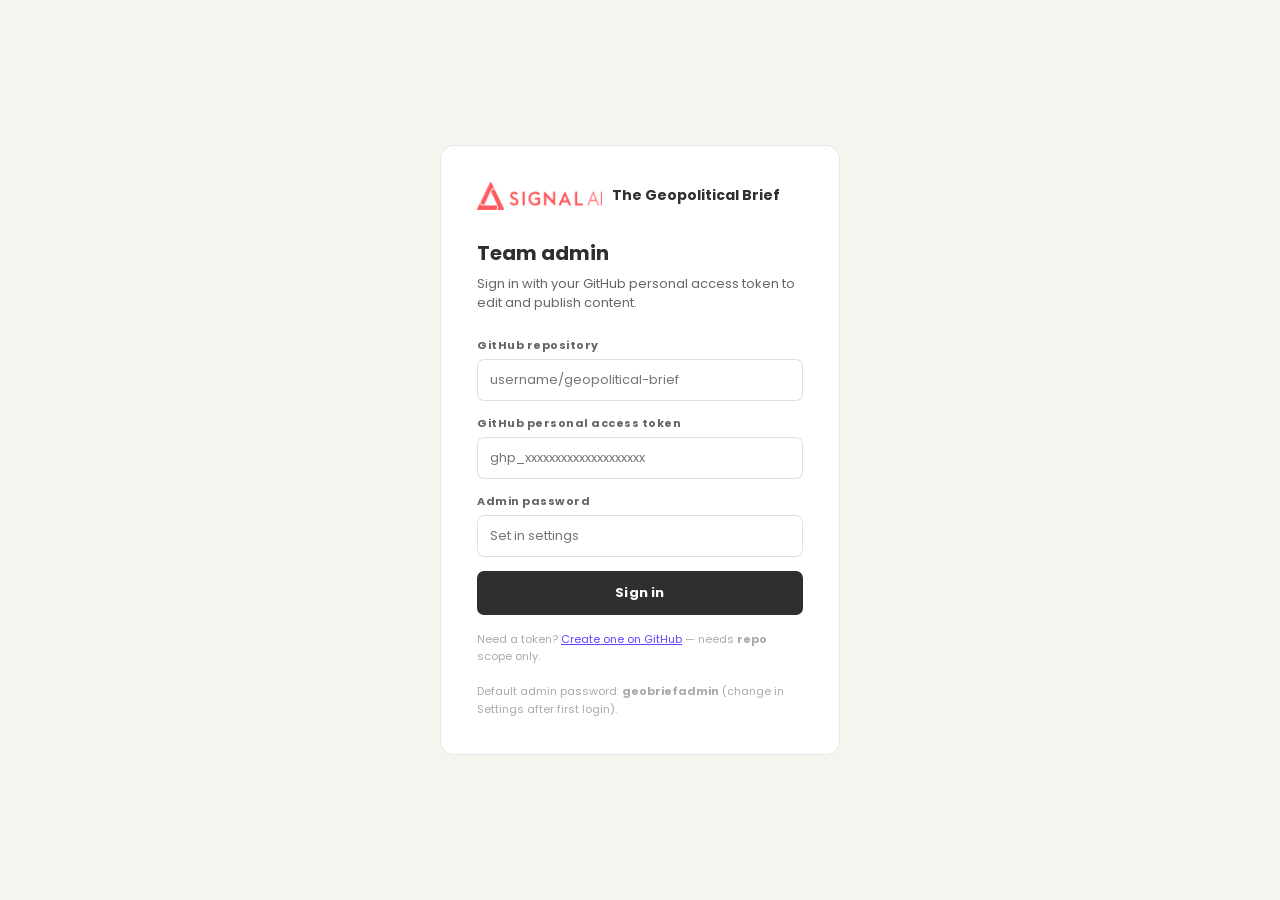
<file: admin.html>
<!DOCTYPE html>
<html lang="en">
<head>
  <meta charset="UTF-8"/>
  <meta name="viewport" content="width=device-width,initial-scale=1.0"/>
  <title>Admin — The Geopolitical Brief</title>
  <link rel="preconnect" href="https://fonts.googleapis.com"/>
  <link rel="preconnect" href="https://fonts.gstatic.com" crossorigin/>
  <link href="https://fonts.googleapis.com/css2?family=Poppins:wght@400;500;600;700&display=swap" rel="stylesheet"/>
  <style>
    *{box-sizing:border-box;margin:0;padding:0}
    body{font-family:'Poppins',sans-serif;background:#f5f4ee;color:#2f2f2f;font-size:14px;min-height:100vh}

    /* LOGIN */
    .login-wrap{min-height:100vh;display:flex;align-items:center;justify-content:center;padding:20px}
    .login-card{background:#fff;border:1px solid rgba(47,47,47,0.1);border-radius:14px;padding:36px;width:100%;max-width:400px}
    .login-logo{display:flex;align-items:center;gap:10px;margin-bottom:28px}
    .login-logo img{height:28px}
    .login-logo-text{font-size:14px;font-weight:700}
    .login-h{font-size:20px;font-weight:700;margin-bottom:6px}
    .login-sub{font-size:13px;color:#666;margin-bottom:24px;line-height:1.5}
    .field-label{font-size:11px;font-weight:700;letter-spacing:0.5px;color:#666;margin-bottom:5px;display:block}
    .field-input{width:100%;padding:10px 12px;font-size:13px;border-radius:7px;border:1.5px solid rgba(47,47,47,0.15);font-family:inherit;outline:none;transition:border-color 0.15s;margin-bottom:14px}
    .field-input:focus{border-color:#6446FF}
    .login-btn{width:100%;background:#2f2f2f;color:#fff;font-size:13px;font-weight:700;padding:12px;border-radius:7px;border:none;cursor:pointer;font-family:inherit;letter-spacing:0.2px;transition:opacity 0.15s}
    .login-btn:hover{opacity:0.85}
    .login-error{font-size:12px;color:#dc2626;background:#fee2e2;padding:8px 12px;border-radius:6px;margin-top:10px;display:none}
    .login-help{font-size:11px;color:#aaa;margin-top:16px;line-height:1.6}
    .login-help a{color:#6446FF}

    /* ADMIN SHELL */
    .admin-wrap{display:none;min-height:100vh;flex-direction:column}
    .admin-nav{background:#2f2f2f;padding:0 24px;display:flex;align-items:center;justify-content:space-between;height:56px;position:sticky;top:0;z-index:100}
    .admin-nav-logo{display:flex;align-items:center;gap:10px}
    .admin-nav-logo img{height:22px;filter:brightness(0) invert(1)}
    .admin-nav-title{font-size:13px;font-weight:700;color:#fff}
    .admin-nav-badge{font-size:9px;font-weight:700;background:#FF585D;color:#fff;padding:2px 8px;border-radius:3px;letter-spacing:0.5px;text-transform:uppercase;margin-left:8px}
    .admin-nav-right{display:flex;align-items:center;gap:12px}
    .admin-user{font-size:12px;color:rgba(255,255,255,0.5)}
    .btn-logout{font-size:11px;font-weight:700;background:transparent;color:rgba(255,255,255,0.4);border:1px solid rgba(255,255,255,0.15);padding:5px 12px;border-radius:4px;cursor:pointer;font-family:inherit}

    .admin-body{display:flex;flex:1}

    /* SIDEBAR NAV */
    .admin-sidebar{width:220px;background:#fff;border-right:1px solid rgba(47,47,47,0.08);padding:20px 12px;flex-shrink:0}
    .nav-section-label{font-size:9px;font-weight:700;letter-spacing:2px;text-transform:uppercase;color:#aaa;padding:0 10px;margin:16px 0 6px}
    .nav-section-label:first-child{margin-top:0}
    .nav-item{display:flex;align-items:center;gap:9px;padding:9px 10px;border-radius:7px;font-size:13px;font-weight:500;color:#555;cursor:pointer;transition:all 0.12s;border:none;background:transparent;font-family:inherit;width:100%;text-align:left}
    .nav-item:hover{background:#f5f4ee;color:#2f2f2f}
    .nav-item.active{background:#FF585D;color:#fff;font-weight:700}
    .nav-dot{width:7px;height:7px;border-radius:50%;background:currentColor;flex-shrink:0;opacity:0.6}

    /* MAIN CONTENT */
    .admin-main{flex:1;padding:28px 32px;overflow-y:auto}
    .page-header{display:flex;align-items:center;justify-content:space-between;margin-bottom:24px;flex-wrap:wrap;gap:12px}
    .page-title{font-size:20px;font-weight:700;letter-spacing:-0.3px}
    .page-sub{font-size:13px;color:#888;margin-top:2px;font-weight:400}

    /* STATUS BAR */
    .status-bar{background:#fff;border:1px solid rgba(47,47,47,0.1);border-radius:10px;padding:14px 18px;margin-bottom:20px;display:flex;align-items:center;justify-content:space-between;flex-wrap:wrap;gap:10px}
    .status-connected{display:flex;align-items:center;gap:7px;font-size:12px;color:#16a34a;font-weight:600}
    .status-dot{width:7px;height:7px;border-radius:50%;background:#16a34a}
    .status-repo{font-size:12px;color:#888}
    .btn-publish{font-size:12px;font-weight:700;background:#FF585D;color:#fff;padding:9px 20px;border-radius:6px;border:none;cursor:pointer;font-family:inherit;transition:opacity 0.15s;display:flex;align-items:center;gap:7px}
    .btn-publish:hover{opacity:0.88}
    .btn-publish:disabled{opacity:0.5;cursor:not-allowed}
    .publish-spinner{display:none;width:12px;height:12px;border:2px solid rgba(255,255,255,0.4);border-top-color:#fff;border-radius:50%;animation:spin 0.6s linear infinite}
    @keyframes spin{to{transform:rotate(360deg)}}

    /* TABS */
    .tab-row{display:flex;gap:4px;margin-bottom:20px;background:#f5f4ee;padding:4px;border-radius:8px;width:fit-content}
    .tab-btn{font-size:12px;font-weight:600;padding:7px 16px;border-radius:5px;border:none;cursor:pointer;font-family:inherit;background:transparent;color:#666;transition:all 0.12s}
    .tab-btn.active{background:#fff;color:#2f2f2f;box-shadow:0 1px 3px rgba(0,0,0,0.08)}

    /* CONFLICT LIST */
    .conflict-admin-list{display:flex;flex-direction:column;gap:10px}
    .conflict-admin-card{background:#fff;border:1px solid rgba(47,47,47,0.1);border-radius:10px;overflow:hidden}
    .conflict-admin-header{display:flex;align-items:center;justify-content:space-between;padding:14px 16px;cursor:pointer;transition:background 0.1s}
    .conflict-admin-header:hover{background:#fafafa}
    .cah-left{display:flex;align-items:center;gap:10px}
    .cah-dot{width:8px;height:8px;border-radius:50%;flex-shrink:0}
    .cah-name{font-size:13px;font-weight:700}
    .cah-geo{font-size:11px;color:#aaa;font-weight:500}
    .cah-right{display:flex;align-items:center;gap:8px}
    .level-pill{font-size:9px;font-weight:700;padding:3px 9px;border-radius:3px;text-transform:uppercase;letter-spacing:0.3px}
    .lp-active{background:#fee2e2;color:#991b1b}
    .lp-escalating{background:#fef3c7;color:#92400e}
    .lp-watchlist{background:#f0fdf4;color:#166534}
    .btn-edit-small{font-size:11px;font-weight:700;background:#2f2f2f;color:#fff;padding:5px 12px;border-radius:4px;border:none;cursor:pointer;font-family:inherit}
    .btn-delete-small{font-size:11px;font-weight:700;background:transparent;color:#dc2626;padding:5px 10px;border-radius:4px;border:1px solid #fca5a5;cursor:pointer;font-family:inherit}
    .chevron{font-size:14px;color:#aaa;transition:transform 0.15s}
    .chevron.open{transform:rotate(180deg)}

    /* EDIT FORM (inline expand) */
    .conflict-edit-form{display:none;padding:16px;border-top:1px solid #f0f0f0;background:#fafafa}
    .conflict-edit-form.open{display:block}
    .form-grid{display:grid;grid-template-columns:1fr 1fr;gap:12px}
    .form-grid-3{display:grid;grid-template-columns:1fr 1fr 1fr;gap:12px}
    .form-full{grid-column:1/-1}
    .form-group{display:flex;flex-direction:column;gap:4px}
    .form-label{font-size:10px;font-weight:700;letter-spacing:1px;text-transform:uppercase;color:#888}
    .form-input,.form-select,.form-textarea{font-size:13px;padding:8px 11px;border-radius:6px;border:1.5px solid rgba(47,47,47,0.13);font-family:inherit;outline:none;background:#fff;color:#2f2f2f;transition:border-color 0.15s;width:100%}
    .form-input:focus,.form-select:focus,.form-textarea:focus{border-color:#6446FF}
    .form-textarea{resize:vertical;min-height:72px;line-height:1.6}
    .form-actions{display:flex;gap:8px;margin-top:16px;padding-top:14px;border-top:1px solid #f0f0f0}
    .btn-save{font-size:12px;font-weight:700;background:#FF585D;color:#fff;padding:9px 20px;border-radius:6px;border:none;cursor:pointer;font-family:inherit}
    .btn-cancel{font-size:12px;font-weight:600;background:transparent;color:#666;padding:8px 16px;border-radius:6px;border:1px solid rgba(47,47,47,0.15);cursor:pointer;font-family:inherit}
    .sectors-input-note{font-size:10px;color:#aaa;margin-top:3px}

    /* ADD NEW */
    .btn-add-new{font-size:12px;font-weight:700;background:#2f2f2f;color:#fff;padding:9px 18px;border-radius:6px;border:none;cursor:pointer;font-family:inherit;display:flex;align-items:center;gap:6px}
    .add-new-form{background:#fff;border:1px solid rgba(47,47,47,0.1);border-radius:10px;padding:20px;margin-bottom:14px;display:none}
    .add-new-form.open{display:block}

    /* RELATED CONTENT */
    .related-admin-list{display:flex;flex-direction:column;gap:10px}
    .related-admin-card{background:#fff;border:1px solid rgba(47,47,47,0.1);border-radius:10px;padding:16px;display:grid;grid-template-columns:1fr auto;gap:16px;align-items:start}
    .related-tag-sel{font-size:11px;font-weight:700;color:#FF585D;margin-bottom:4px}

    /* SETTINGS */
    .settings-card{background:#fff;border:1px solid rgba(47,47,47,0.1);border-radius:10px;padding:20px;margin-bottom:14px}
    .settings-title{font-size:14px;font-weight:700;margin-bottom:14px;padding-bottom:10px;border-bottom:1px solid #f0f0f0}

    /* TOAST */
    .toast{position:fixed;bottom:24px;right:24px;background:#2f2f2f;color:#fff;font-size:13px;font-weight:600;padding:12px 20px;border-radius:8px;z-index:9999;display:none;align-items:center;gap:8px;max-width:340px}
    .toast.show{display:flex}
    .toast.success::before{content:'✓';color:#4ade80;font-size:15px}
    .toast.error::before{content:'✕';color:#f87171;font-size:15px}

    /* EMPTY STATE */
    .empty-state{text-align:center;padding:48px 20px;color:#aaa}
    .empty-state-icon{font-size:32px;margin-bottom:12px}
    .empty-state-text{font-size:14px;font-weight:500}
  </style>
</head>
<body>

<!-- LOGIN -->
<div class="login-wrap" id="login-screen">
  <div class="login-card">
    <div class="login-logo">
      <img src="logo.png" alt="Signal AI" onerror="this.style.display='none'"/>
      <span class="login-logo-text">The Geopolitical Brief</span>
    </div>
    <div class="login-h">Team admin</div>
    <div class="login-sub">Sign in with your GitHub personal access token to edit and publish content.</div>
    <label class="field-label">GitHub repository</label>
    <input class="field-input" id="login-repo" type="text" placeholder="username/geopolitical-brief" value=""/>
    <label class="field-label">GitHub personal access token</label>
    <input class="field-input" id="login-token" type="password" placeholder="ghp_xxxxxxxxxxxxxxxxxxxx"/>
    <label class="field-label">Admin password</label>
    <input class="field-input" id="login-pass" type="password" placeholder="Set in settings"/>
    <button class="login-btn" onclick="handleLogin()">Sign in</button>
    <div class="login-error" id="login-error">Incorrect password or invalid GitHub token.</div>
    <div class="login-help">
      Need a token? <a href="https://github.com/settings/tokens/new?scopes=repo" target="_blank">Create one on GitHub</a> — needs <strong>repo</strong> scope only.<br><br>
      Default admin password: <strong>geobriefadmin</strong> (change in Settings after first login).
    </div>
  </div>
</div>

<!-- ADMIN PANEL -->
<div class="admin-wrap" id="admin-screen">
  <nav class="admin-nav">
    <div class="admin-nav-logo">
      <img src="logo.png" alt="Signal AI" onerror="this.style.display='none'" style="height:22px;filter:brightness(0) invert(1)"/>
      <span class="admin-nav-title">The Geopolitical Brief</span>
      <span class="admin-nav-badge">Admin</span>
    </div>
    <div class="admin-nav-right">
      <span class="admin-user" id="nav-repo-label"></span>
      <button class="btn-logout" onclick="handleLogout()">Sign out</button>
    </div>
  </nav>

  <div class="admin-body">

    <aside class="admin-sidebar">
      <div class="nav-section-label">Content</div>
      <button class="nav-item active" onclick="showPage('conflicts',this)">
        <span class="nav-dot"></span>Conflict tracker
      </button>
      <button class="nav-item" onclick="showPage('related',this)">
        <span class="nav-dot"></span>Related content
      </button>
      <button class="nav-item" onclick="showPage('issues',this)">
        <span class="nav-dot"></span>Issue archive
      </button>
      <div class="nav-section-label">Site</div>
      <button class="nav-item" onclick="showPage('settings',this)">
        <span class="nav-dot"></span>Settings
      </button>
      <button class="nav-item" onclick="window.open('index.html','_blank')">
        <span class="nav-dot"></span>Preview site ↗
      </button>
    </aside>

    <main class="admin-main">

      <!-- STATUS BAR -->
      <div class="status-bar">
        <div>
          <div class="status-connected"><span class="status-dot"></span>Connected to GitHub</div>
          <div class="status-repo" id="status-repo-label">Loading...</div>
        </div>
        <button class="btn-publish" id="publish-btn" onclick="publishToGitHub()">
          <span class="publish-spinner" id="pub-spinner"></span>
          Publish changes
        </button>
      </div>

      <!-- CONFLICTS PAGE -->
      <div id="page-conflicts">
        <div class="page-header">
          <div>
            <div class="page-title">Conflict tracker</div>
            <div class="page-sub">Edit risk levels, business impact and situation briefs. Changes go live when you publish.</div>
          </div>
          <button class="btn-add-new" onclick="toggleAddNew()">+ Add conflict</button>
        </div>

        <!-- ADD NEW FORM -->
        <div class="add-new-form" id="add-new-form">
          <div style="font-size:14px;font-weight:700;margin-bottom:14px">New conflict</div>
          <div class="form-grid">
            <div class="form-group"><label class="form-label">Name</label><input class="form-input" id="new-name" placeholder="Sudan — Port Sudan"/></div>
            <div class="form-group"><label class="form-label">Region</label><select class="form-select" id="new-region"><option>Africa</option><option>Americas</option><option>Asia</option><option>Europe</option><option>Middle East</option></select></div>
            <div class="form-group"><label class="form-label">Geographic label</label><input class="form-input" id="new-geo" placeholder="East Africa"/></div>
            <div class="form-group"><label class="form-label">Exposure level</label><select class="form-select" id="new-level"><option value="active">High exposure (Active)</option><option value="escalating">Elevated (Escalating)</option><option value="watchlist">Monitor (Watch list)</option></select></div>
            <div class="form-group"><label class="form-label">Latitude</label><input class="form-input" id="new-lat" type="number" placeholder="15"/></div>
            <div class="form-group"><label class="form-label">Longitude</label><input class="form-input" id="new-lng" type="number" placeholder="30"/></div>
            <div class="form-group"><label class="form-label">Day count</label><input class="form-input" id="new-days" type="number" placeholder="1"/></div>
            <div class="form-group"><label class="form-label">Confidence</label><select class="form-select" id="new-confidence"><option value="high">High confidence</option><option value="medium">Medium confidence</option><option value="emerging">Emerging signal</option></select></div>
            <div class="form-group form-full"><label class="form-label">Sectors (comma separated)</label><input class="form-input" id="new-sectors" placeholder="Supply chain, Energy, Commodities"/><div class="sectors-input-note">Options: Supply chain · Energy · Financial markets · Commodities · Regulatory · Insurance · Real estate</div></div>
            <div class="form-group form-full"><label class="form-label">Business impact</label><textarea class="form-textarea" id="new-impact" placeholder="Lead with the consequence for business — what does this mean for companies with exposure?"></textarea></div>
            <div class="form-group form-full"><label class="form-label">Situation</label><textarea class="form-textarea" id="new-situation" placeholder="What is happening on the ground?"></textarea></div>
            <div class="form-group form-full"><label class="form-label">Watch for</label><textarea class="form-textarea" id="new-watch" style="min-height:52px" placeholder="Forward indicators — what should readers monitor next?"></textarea></div>
          </div>
          <div class="form-actions">
            <button class="btn-save" onclick="addConflict()">Add conflict</button>
            <button class="btn-cancel" onclick="toggleAddNew()">Cancel</button>
          </div>
        </div>

        <!-- CONFLICT LIST -->
        <div class="conflict-admin-list" id="conflict-admin-list"></div>
      </div>

      <!-- RELATED CONTENT PAGE -->
      <div id="page-related" style="display:none">
        <div class="page-header">
          <div>
            <div class="page-title">Related content</div>
            <div class="page-sub">Manage the Signal AI content cards shown at the bottom of the page.</div>
          </div>
          <button class="btn-add-new" onclick="addRelatedCard()">+ Add card</button>
        </div>
        <div class="related-admin-list" id="related-admin-list"></div>
      </div>

      <!-- ISSUES PAGE -->
      <div id="page-issues" style="display:none">
        <div class="page-header">
          <div>
            <div class="page-title">Issue archive</div>
            <div class="page-sub">Manage the archive of published issues shown on the site.</div>
          </div>
          <button class="btn-add-new" onclick="addIssueCard()">+ Add issue</button>
        </div>
        <div class="conflict-admin-list" id="issues-admin-list"></div>
      </div>

      <!-- SETTINGS PAGE -->
      <div id="page-settings" style="display:none">
        <div class="page-header">
          <div class="page-title">Settings</div>
        </div>
        <div class="settings-card">
          <div class="settings-title">Admin password</div>
          <div class="form-group" style="max-width:360px">
            <label class="form-label">New password</label>
            <input class="form-input" id="new-admin-pass" type="password" placeholder="Enter new password"/>
          </div>
          <div class="form-actions" style="border:none;padding-top:12px">
            <button class="btn-save" onclick="changePassword()">Update password</button>
          </div>
        </div>
        <div class="settings-card">
          <div class="settings-title">Newsletter details</div>
          <div class="form-grid" style="max-width:600px">
            <div class="form-group"><label class="form-label">Publication name</label><input class="form-input" value="The Geopolitical Brief"/></div>
            <div class="form-group"><label class="form-label">Published by</label><input class="form-input" value="Signal AI"/></div>
            <div class="form-group form-full"><label class="form-label">Site tagline</label><input class="form-input" value="Geopolitical risk, translated into business exposure"/></div>
          </div>
          <div class="form-actions" style="border:none;padding-top:12px">
            <button class="btn-save">Save details</button>
          </div>
        </div>
        <div class="settings-card">
          <div class="settings-title">How publishing works</div>
          <p style="font-size:13px;color:#666;line-height:1.7">When you click <strong>Publish changes</strong>, the admin panel writes your edits directly to <code style="background:#f5f4ee;padding:2px 6px;border-radius:3px">data/conflicts.js</code> in your GitHub repository via the GitHub API. GitHub Pages automatically redeploys the site within 60 seconds. No server required — everything runs in your browser.</p>
        </div>
      </div>

    </main>
  </div>
</div>

<!-- TOAST -->
<div class="toast" id="toast"></div>

<script>
var ADMIN_PASS_KEY = 'tgb_admin_pass';
var TOKEN_KEY = 'tgb_gh_token';
var REPO_KEY  = 'tgb_gh_repo';

var DEFAULT_PASS = 'geobriefadmin';
var ghToken = '';
var ghRepo = '';

var conflicts = [];
var relatedItems = [
  {tag:'Report', title:'The 2026 Global Risk Outlook: 10 geopolitical forces reshaping business', meta:'Signal AI · 24 min read', url:'#'},
  {tag:'Webinar', title:'How leading risk teams use AI to monitor geopolitical exposure in real time', meta:'Signal AI · On demand', url:'#'},
  {tag:'Case study', title:'How a global insurer reduced Levant exposure risk by 40% with Signal AI', meta:'Signal AI · 8 min read', url:'#'},
  {tag:'Guide', title:'Building a geopolitical risk framework for your board: a practical guide', meta:'Signal AI · 15 min read', url:'#'}
];
var issues = [
  {number:'01', title:'The fracturing of peace guarantees', date:'April 14, 2026', tags:['Sudan','Sahel','Lebanon'], url:'issue-01.html'}
];

function getAdminPass() { return localStorage.getItem(ADMIN_PASS_KEY) || DEFAULT_PASS; }

function handleLogin() {
  var repo  = document.getElementById('login-repo').value.trim();
  var token = document.getElementById('login-token').value.trim();
  var pass  = document.getElementById('login-pass').value;
  if (pass !== getAdminPass()) {
    document.getElementById('login-error').style.display = 'block';
    return;
  }
  ghToken = token;
  ghRepo  = repo;
  localStorage.setItem(TOKEN_KEY, token);
  localStorage.setItem(REPO_KEY, repo);
  document.getElementById('login-error').style.display = 'none';
  bootAdmin();
}

function handleLogout() {
  document.getElementById('admin-screen').style.display = 'none';
  document.getElementById('login-screen').style.display = 'flex';
}

function bootAdmin() {
  document.getElementById('login-screen').style.display = 'none';
  var a = document.getElementById('admin-screen');
  a.style.display = 'flex';
  document.getElementById('nav-repo-label').textContent = ghRepo || 'Local mode';
  document.getElementById('status-repo-label').textContent = ghRepo ? 'github.com/' + ghRepo : 'No repo — publish will download file';
  loadConflictsFromPage();
  renderConflictList();
  renderRelatedList();
  renderIssueList();
}

function loadConflictsFromPage() {
  if (typeof CONFLICTS !== 'undefined') { conflicts = JSON.parse(JSON.stringify(CONFLICTS)); }
  if (typeof RELATED_ITEMS !== 'undefined') { relatedItems = JSON.parse(JSON.stringify(RELATED_ITEMS)); }
  if (typeof ISSUES !== 'undefined') { issues = JSON.parse(JSON.stringify(ISSUES)); }
}

function showPage(name, btn) {
  ['conflicts','related','issues','settings'].forEach(function(p) {
    var el = document.getElementById('page-'+p);
    if (el) el.style.display = p === name ? 'block' : 'none';
  });
  document.querySelectorAll('.nav-item').forEach(function(b){ b.classList.remove('active'); });
  if (btn) btn.classList.add('active');
}

function levelColor(l) { return l==='active'?'#FF585D':l==='escalating'?'#f39c12':'#f1c40f'; }
function levelPillClass(l) { return l==='active'?'lp-active':l==='escalating'?'lp-escalating':'lp-watchlist'; }
function levelPillLabel(l) { return l==='active'?'High exposure':l==='escalating'?'Elevated':'Monitor'; }

function renderConflictList() {
  var list = document.getElementById('conflict-admin-list');
  if (!list) return;
  if (!conflicts.length) { list.innerHTML = '<div class="empty-state"><div class="empty-state-icon">📋</div><div class="empty-state-text">No conflicts yet. Add one above.</div></div>'; return; }
  list.innerHTML = '';
  conflicts.forEach(function(c, i) {
    var card = document.createElement('div');
    card.className = 'conflict-admin-card';
    card.id = 'conflict-card-'+i;
    card.innerHTML =
      '<div class="conflict-admin-header" onclick="toggleEdit('+i+')">'
        +'<div class="cah-left">'
          +'<span class="cah-dot" style="background:'+levelColor(c.level)+'"></span>'
          +'<div><div class="cah-name">'+c.name+'</div><div class="cah-geo">'+(c.geo||c.region)+'</div></div>'
        +'</div>'
        +'<div class="cah-right">'
          +'<span class="level-pill '+levelPillClass(c.level)+'">'+levelPillLabel(c.level)+'</span>'
          +'<button class="btn-delete-small" onclick="event.stopPropagation();deleteConflict('+i+')">Delete</button>'
          +'<span class="chevron" id="chev-'+i+'">▾</span>'
        +'</div>'
      +'</div>'
      +'<div class="conflict-edit-form" id="edit-form-'+i+'">'
        +editFormHTML(c, i)
      +'</div>';
    list.appendChild(card);
  });
}

function editFormHTML(c, i) {
  var secs = (c.sectors||[]).join(', ');
  return '<div class="form-grid">'
    +'<div class="form-group"><label class="form-label">Name</label><input class="form-input" id="ef-name-'+i+'" value="'+esc(c.name)+'"/></div>'
    +'<div class="form-group"><label class="form-label">Region</label><select class="form-select" id="ef-region-'+i+'">'+['Africa','Americas','Asia','Europe','Middle East'].map(function(r){return '<option'+(c.region===r?' selected':'')+'>'+r+'</option>';}).join('')+'</select></div>'
    +'<div class="form-group"><label class="form-label">Geographic label</label><input class="form-input" id="ef-geo-'+i+'" value="'+esc(c.geo||'')+'"/></div>'
    +'<div class="form-group"><label class="form-label">Exposure level</label><select class="form-select" id="ef-level-'+i+'">'
      +'<option value="active"'+(c.level==='active'?' selected':'')+'>High exposure (Active)</option>'
      +'<option value="escalating"'+(c.level==='escalating'?' selected':'')+'>Elevated (Escalating)</option>'
      +'<option value="watchlist"'+(c.level==='watchlist'?' selected':'')+'>Monitor (Watch list)</option>'
    +'</select></div>'
    +'<div class="form-group"><label class="form-label">Latitude</label><input class="form-input" id="ef-lat-'+i+'" type="number" value="'+c.lat+'"/></div>'
    +'<div class="form-group"><label class="form-label">Longitude</label><input class="form-input" id="ef-lng-'+i+'" type="number" value="'+c.lng+'"/></div>'
    +'<div class="form-group"><label class="form-label">Day count</label><input class="form-input" id="ef-days-'+i+'" type="number" value="'+c.days+'"/></div>'
    +'<div class="form-group"><label class="form-label">Confidence</label><select class="form-select" id="ef-conf-'+i+'">'
      +'<option value="high"'+(c.confidence==='high'?' selected':'')+'>High confidence</option>'
      +'<option value="medium"'+(c.confidence==='medium'?' selected':'')+'>Medium confidence</option>'
      +'<option value="emerging"'+(c.confidence==='emerging'?' selected':'')+'>Emerging signal</option>'
    +'</select></div>'
    +'<div class="form-group form-full"><label class="form-label">Sectors (comma separated)</label><input class="form-input" id="ef-sectors-'+i+'" value="'+esc(secs)+'"/><div class="sectors-input-note">Options: Supply chain · Energy · Financial markets · Commodities · Regulatory · Insurance · Real estate</div></div>'
    +'<div class="form-group form-full"><label class="form-label">Business impact</label><textarea class="form-textarea" id="ef-impact-'+i+'">'+esc(c.impact||'')+'</textarea></div>'
    +'<div class="form-group form-full"><label class="form-label">Situation</label><textarea class="form-textarea" id="ef-sit-'+i+'">'+esc(c.situation||c.summary||'')+'</textarea></div>'
    +'<div class="form-group form-full"><label class="form-label">Watch for</label><textarea class="form-textarea" id="ef-watch-'+i+'" style="min-height:52px">'+esc(c.watch||'')+'</textarea></div>'
  +'</div>'
  +'<div class="form-actions">'
    +'<button class="btn-save" onclick="saveConflict('+i+')">Save</button>'
    +'<button class="btn-cancel" onclick="toggleEdit('+i+')">Cancel</button>'
  +'</div>';
}

function toggleEdit(i) {
  var form = document.getElementById('edit-form-'+i);
  var chev = document.getElementById('chev-'+i);
  var open = form.classList.toggle('open');
  if (chev) chev.classList.toggle('open', open);
}

function saveConflict(i) {
  var c = conflicts[i];
  c.name       = document.getElementById('ef-name-'+i).value;
  c.region     = document.getElementById('ef-region-'+i).value;
  c.geo        = document.getElementById('ef-geo-'+i).value;
  c.level      = document.getElementById('ef-level-'+i).value;
  c.lat        = parseFloat(document.getElementById('ef-lat-'+i).value)||0;
  c.lng        = parseFloat(document.getElementById('ef-lng-'+i).value)||0;
  c.days       = parseInt(document.getElementById('ef-days-'+i).value)||0;
  c.confidence = document.getElementById('ef-conf-'+i).value;
  c.sectors    = document.getElementById('ef-sectors-'+i).value.split(',').map(function(s){return s.trim();}).filter(Boolean);
  c.impact     = document.getElementById('ef-impact-'+i).value;
  c.situation  = document.getElementById('ef-sit-'+i).value;
  c.watch      = document.getElementById('ef-watch-'+i).value;
  c.updated    = 'just now';
  renderConflictList();
  showToast('Conflict saved — click Publish to go live', 'success');
}

function deleteConflict(i) {
  if (!confirm('Delete "' + conflicts[i].name + '"?')) return;
  conflicts.splice(i, 1);
  renderConflictList();
  showToast('Conflict deleted', 'success');
}

function toggleAddNew() {
  var f = document.getElementById('add-new-form');
  f.classList.toggle('open');
}

function addConflict() {
  var name = document.getElementById('new-name').value.trim();
  if (!name) { alert('Please enter a conflict name.'); return; }
  conflicts.unshift({
    id: name.toLowerCase().replace(/[^a-z0-9]/g,'-'),
    name: name,
    region: document.getElementById('new-region').value,
    geo: document.getElementById('new-geo').value,
    level: document.getElementById('new-level').value,
    lat: parseFloat(document.getElementById('new-lat').value)||0,
    lng: parseFloat(document.getElementById('new-lng').value)||0,
    days: parseInt(document.getElementById('new-days').value)||1,
    confidence: document.getElementById('new-confidence').value,
    sectors: document.getElementById('new-sectors').value.split(',').map(function(s){return s.trim();}).filter(Boolean),
    impact: document.getElementById('new-impact').value,
    situation: document.getElementById('new-situation').value,
    watch: document.getElementById('new-watch').value,
    updated: 'just now'
  });
  toggleAddNew();
  renderConflictList();
  showToast('Conflict added — click Publish to go live', 'success');
}

// RELATED CONTENT
function renderRelatedList() {
  var list = document.getElementById('related-admin-list');
  if (!list) return;
  list.innerHTML = '';
  relatedItems.forEach(function(r, i) {
    var card = document.createElement('div');
    card.className = 'related-admin-card';
    card.innerHTML =
      '<div>'
        +'<div class="form-group" style="margin-bottom:8px"><label class="form-label">Type</label>'
          +'<select class="form-select" onchange="relatedItems['+i+'].tag=this.value" style="width:140px">'
          +['Report','Webinar','Case study','Guide','Article','Podcast'].map(function(t){return '<option'+(r.tag===t?' selected':'')+'>'+t+'</option>';}).join('')
          +'</select></div>'
        +'<div class="form-group" style="margin-bottom:8px"><label class="form-label">Title</label>'
          +'<input class="form-input" value="'+esc(r.title)+'" oninput="relatedItems['+i+'].title=this.value"/></div>'
        +'<div class="form-grid" style="max-width:500px">'
          +'<div class="form-group"><label class="form-label">Meta (source · time)</label><input class="form-input" value="'+esc(r.meta)+'" oninput="relatedItems['+i+'].meta=this.value"/></div>'
          +'<div class="form-group"><label class="form-label">URL</label><input class="form-input" value="'+esc(r.url)+'" oninput="relatedItems['+i+'].url=this.value"/></div>'
        +'</div>'
      +'</div>'
      +'<button class="btn-delete-small" onclick="relatedItems.splice('+i+',1);renderRelatedList()">Delete</button>';
    list.appendChild(card);
  });
}

function addRelatedCard() {
  relatedItems.push({tag:'Report', title:'New content item', meta:'Signal AI · 5 min read', url:'#'});
  renderRelatedList();
}

// ISSUES
function renderIssueList() {
  var list = document.getElementById('issues-admin-list');
  if (!list) return;
  list.innerHTML = '';
  issues.forEach(function(iss, i) {
    var card = document.createElement('div');
    card.className = 'conflict-admin-card';
    card.innerHTML =
      '<div class="conflict-admin-header" onclick="toggleIssueEdit('+i+')">'
        +'<div class="cah-left"><div><div class="cah-name">Issue '+iss.number+': '+iss.title+'</div><div class="cah-geo">'+iss.date+'</div></div></div>'
        +'<div class="cah-right"><button class="btn-delete-small" onclick="event.stopPropagation();issues.splice('+i+',1);renderIssueList()">Delete</button><span class="chevron" id="ichev-'+i+'">▾</span></div>'
      +'</div>'
      +'<div class="conflict-edit-form" id="issue-form-'+i+'">'
        +'<div class="form-grid">'
          +'<div class="form-group"><label class="form-label">Issue number</label><input class="form-input" id="if-num-'+i+'" value="'+esc(iss.number)+'"/></div>'
          +'<div class="form-group"><label class="form-label">Date</label><input class="form-input" id="if-date-'+i+'" value="'+esc(iss.date)+'"/></div>'
          +'<div class="form-group form-full"><label class="form-label">Title</label><input class="form-input" id="if-title-'+i+'" value="'+esc(iss.title)+'"/></div>'
          +'<div class="form-group"><label class="form-label">Tags (comma separated)</label><input class="form-input" id="if-tags-'+i+'" value="'+esc((iss.tags||[]).join(', '))+'"/></div>'
          +'<div class="form-group"><label class="form-label">URL</label><input class="form-input" id="if-url-'+i+'" value="'+esc(iss.url)+'"/></div>'
        +'</div>'
        +'<div class="form-actions">'
          +'<button class="btn-save" onclick="saveIssue('+i+')">Save</button>'
          +'<button class="btn-cancel" onclick="toggleIssueEdit('+i+')">Cancel</button>'
        +'</div>'
      +'</div>';
    list.appendChild(card);
  });
}

function toggleIssueEdit(i) {
  var f = document.getElementById('issue-form-'+i);
  var c = document.getElementById('ichev-'+i);
  var open = f.classList.toggle('open');
  if (c) c.classList.toggle('open', open);
}

function saveIssue(i) {
  issues[i].number = document.getElementById('if-num-'+i).value;
  issues[i].date   = document.getElementById('if-date-'+i).value;
  issues[i].title  = document.getElementById('if-title-'+i).value;
  issues[i].tags   = document.getElementById('if-tags-'+i).value.split(',').map(function(s){return s.trim();}).filter(Boolean);
  issues[i].url    = document.getElementById('if-url-'+i).value;
  renderIssueList();
  showToast('Issue saved — click Publish to go live', 'success');
}

function addIssueCard() {
  var num = String(issues.length + 1).padStart(2,'0');
  issues.push({number: num, title: 'New issue title', date: new Date().toLocaleDateString('en-GB',{year:'numeric',month:'long',day:'numeric'}), tags:[], url:'issue-'+num+'.html'});
  renderIssueList();
}

// SETTINGS
function changePassword() {
  var p = document.getElementById('new-admin-pass').value;
  if (!p || p.length < 6) { alert('Password must be at least 6 characters.'); return; }
  localStorage.setItem(ADMIN_PASS_KEY, p);
  document.getElementById('new-admin-pass').value = '';
  showToast('Password updated', 'success');
}

// PUBLISH
function buildConflictsJS() {
  var relatedStr = JSON.stringify(relatedItems, null, 2)
    .replace(/"([^"]+)":/g, '$1:');

  var conflictsStr = 'const CONFLICTS = ' + JSON.stringify(conflicts, null, 2) + ';\n\n'
    + 'const RISK_INDEX = [\n'
    + '  { region: \'Middle East\', score: 82 },\n'
    + '  { region: \'Africa\',      score: 76 },\n'
    + '  { region: \'Europe\',      score: 61 },\n'
    + '  { region: \'South Asia\',  score: 57 },\n'
    + '  { region: \'SE Asia\',     score: 44 },\n'
    + '  { region: \'Americas\',    score: 38 }\n'
    + '];\n\n'
    + 'const ISSUES = ' + JSON.stringify(issues, null, 2) + ';\n\n'
    + 'const RELATED_ITEMS = ' + JSON.stringify(relatedItems, null, 2) + ';\n';
  return conflictsStr;
}

function publishToGitHub() {
  var btn = document.getElementById('publish-btn');
  var spinner = document.getElementById('pub-spinner');
  var content = buildConflictsJS();

  if (!ghToken || !ghRepo) {
    // No GitHub token — download the file instead
    var blob = new Blob([content], {type:'text/javascript'});
    var a = document.createElement('a');
    a.href = URL.createObjectURL(blob);
    a.download = 'conflicts.js';
    a.click();
    showToast('Downloaded conflicts.js — upload to data/ in your repo', 'success');
    return;
  }

  btn.disabled = true;
  spinner.style.display = 'inline-block';

  var apiUrl = 'https://api.github.com/repos/' + ghRepo + '/contents/data/conflicts.js';

  // Get current SHA first
  fetch(apiUrl, {
    headers: { Authorization: 'token ' + ghToken, Accept: 'application/vnd.github.v3+json' }
  }).then(function(r){ return r.json(); })
    .then(function(data) {
      var sha = data.sha || '';
      var encoded = btoa(unescape(encodeURIComponent(content)));
      return fetch(apiUrl, {
        method: 'PUT',
        headers: { Authorization: 'token ' + ghToken, Accept: 'application/vnd.github.v3+json', 'Content-Type': 'application/json' },
        body: JSON.stringify({ message: 'Update conflicts.js via admin panel', content: encoded, sha: sha })
      });
    })
    .then(function(r) {
      if (r.ok) { showToast('Published! Site will update in ~60 seconds.', 'success'); }
      else { return r.json().then(function(e){ throw new Error(e.message); }); }
    })
    .catch(function(err) { showToast('Publish failed: ' + err.message, 'error'); })
    .finally(function() { btn.disabled = false; spinner.style.display = 'none'; });
}

// UTILS
function esc(s) { return String(s||'').replace(/&/g,'&amp;').replace(/"/g,'&quot;').replace(/</g,'&lt;').replace(/>/g,'&gt;'); }

function showToast(msg, type) {
  var t = document.getElementById('toast');
  t.textContent = msg;
  t.className = 'toast show ' + (type||'');
  setTimeout(function(){ t.className = 'toast'; }, 3500);
}

// AUTO-LOGIN if saved
(function(){
  var savedToken = localStorage.getItem(TOKEN_KEY);
  var savedRepo  = localStorage.getItem(REPO_KEY);
  if (savedToken || savedRepo) {
    document.getElementById('login-token').value = savedToken || '';
    document.getElementById('login-repo').value  = savedRepo  || '';
  }
})();
</script>
</body>
</html>
</file>
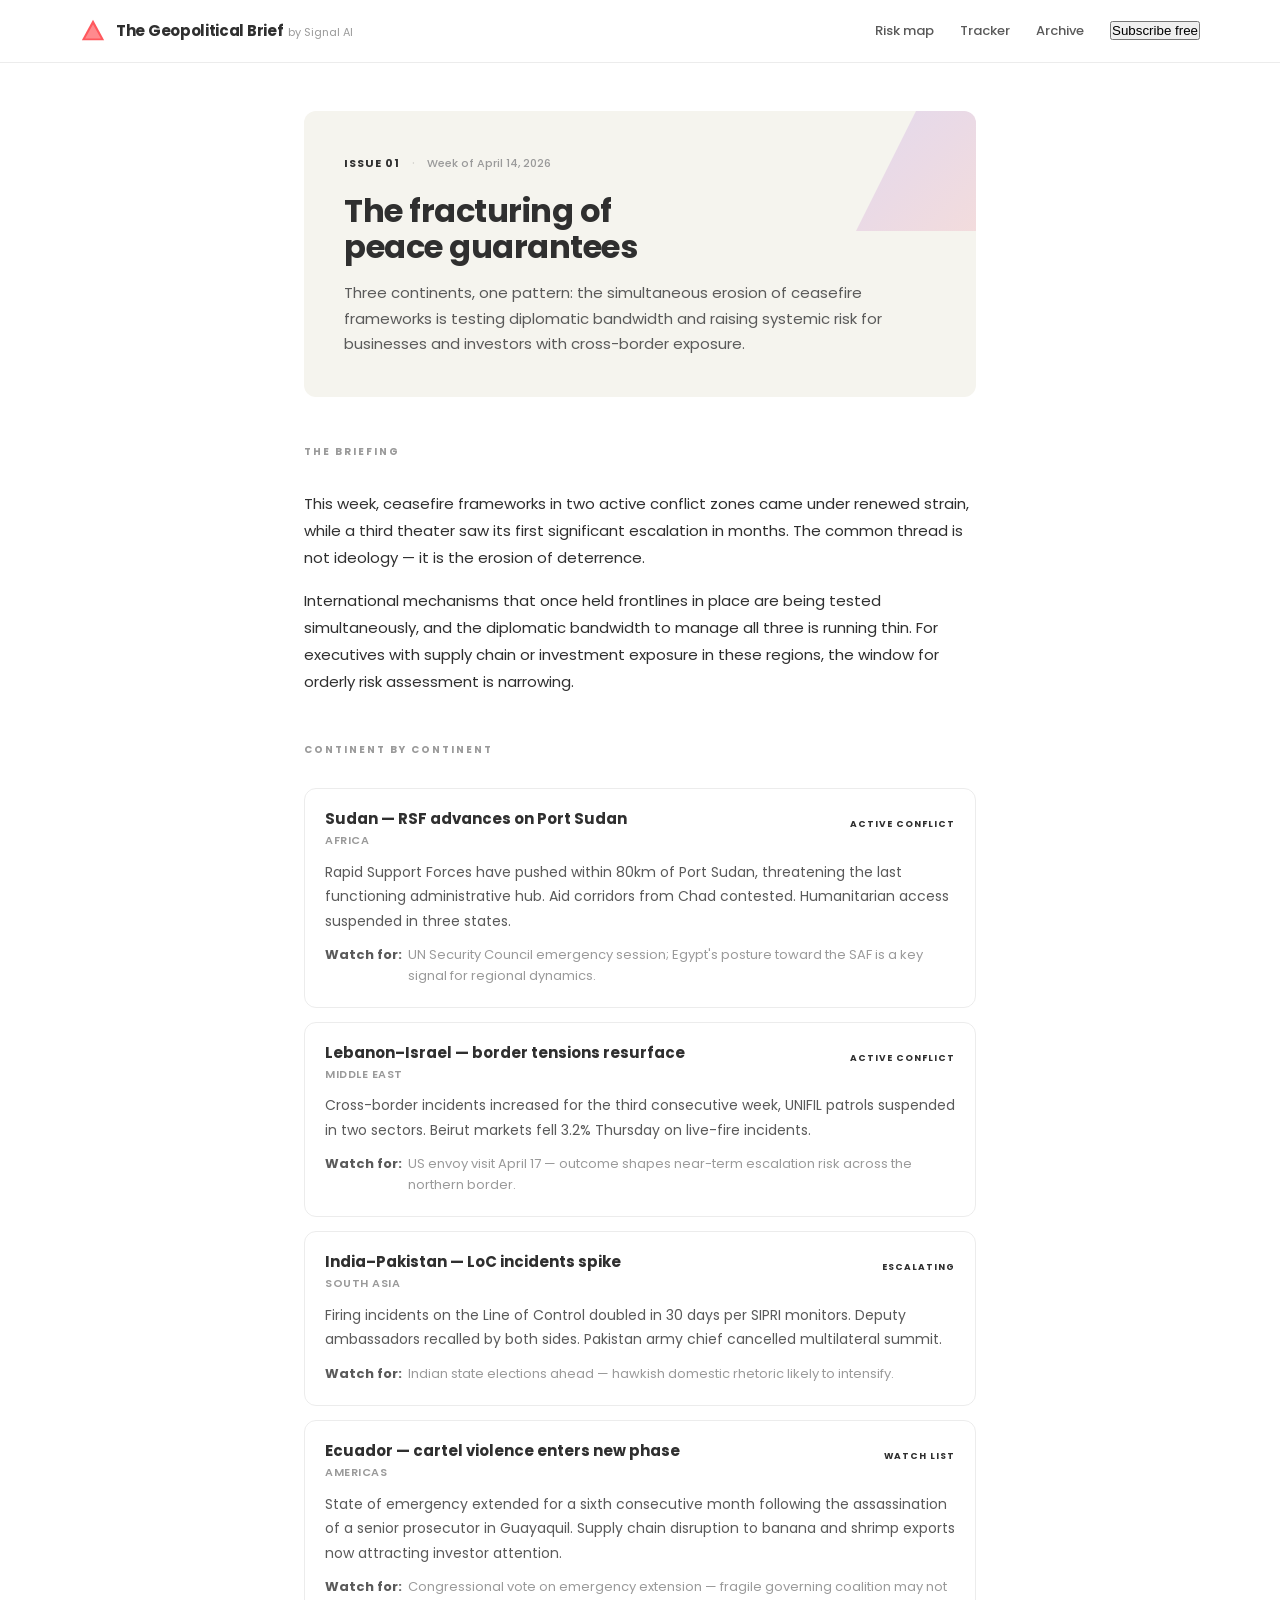
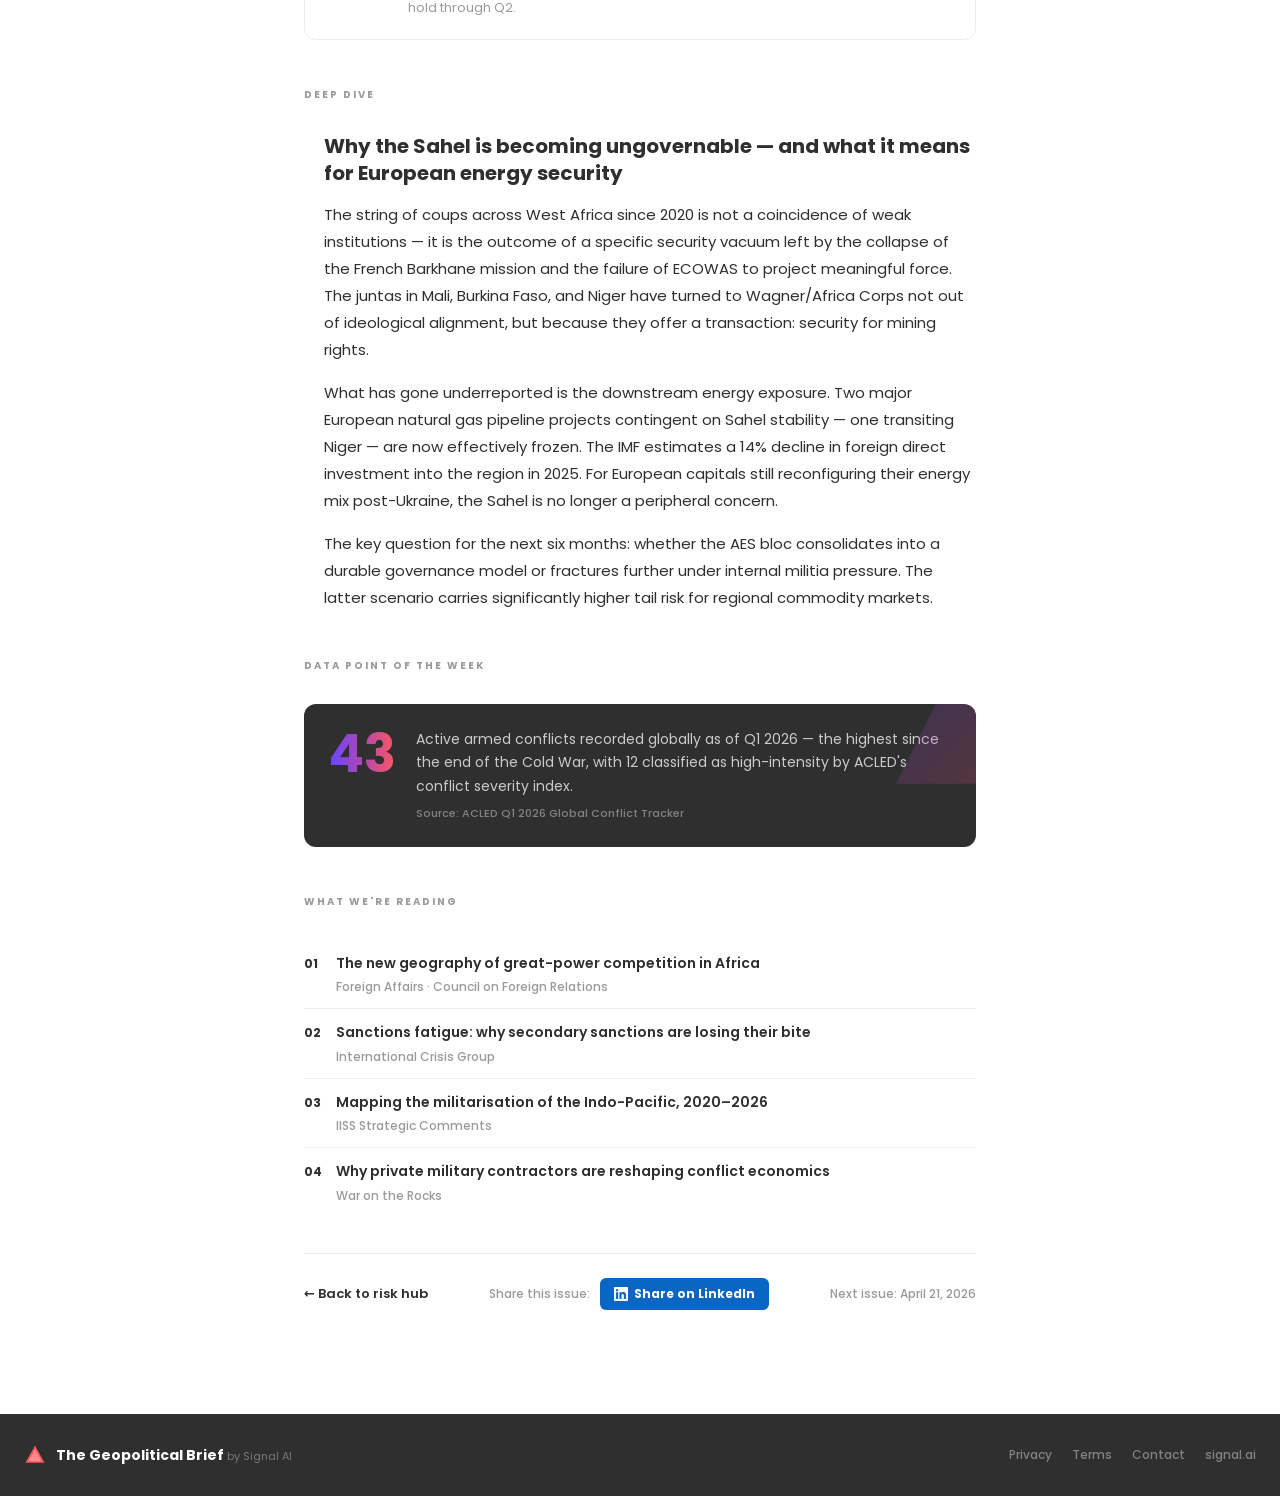
<file: issue-01.html>
<!DOCTYPE html>
<html lang="en">
<head>
  <meta charset="UTF-8"/>
  <meta name="viewport" content="width=device-width,initial-scale=1.0"/>
  <title>Issue 01 — The Geopolitical Brief by Signal AI</title>
  <meta name="description" content="The fracturing of peace guarantees — Sudan, Sahel, Lebanon, India–Pakistan. Issue 01, April 14, 2026."/>
  <link rel="stylesheet" href="css/style.css"/>
  <link rel="preconnect" href="https://fonts.googleapis.com"/>
  <link rel="preconnect" href="https://fonts.gstatic.com" crossorigin/>
  <style>
    .issue-wrap{max-width:720px;margin:0 auto;padding:48px 24px 80px}
    .issue-header{background:var(--fog);padding:40px;border-radius:var(--radius-lg);margin-bottom:40px;position:relative;overflow:hidden}
    .issue-header::after{content:'';position:absolute;top:-60px;right:-60px;width:180px;height:180px;background:var(--celestial);clip-path:polygon(50% 0%,0% 100%,100% 100%);opacity:0.15}
    .issue-meta{display:flex;align-items:center;gap:12px;margin-bottom:16px;flex-wrap:wrap}
    .issue-num{font-size:11px;font-weight:700;color:var(--signal-red);letter-spacing:1px;text-transform:uppercase}
    .issue-date-meta{font-size:11px;color:var(--text-faint);font-weight:500}
    .issue-title-h{font-size:32px;font-weight:700;line-height:1.15;letter-spacing:-0.5px;margin-bottom:14px}
    .issue-title-h span{color:var(--signal-red)}
    .issue-sub{font-size:15px;color:var(--text-muted);line-height:1.7;font-weight:400}
    .issue-body{font-size:15px;line-height:1.8;color:var(--text)}
    .issue-body p{margin-bottom:16px}
    .issue-section{margin-bottom:40px}
    .issue-section-label{font-size:10px;letter-spacing:2px;text-transform:uppercase;color:var(--text-faint);font-weight:700;margin-bottom:20px;padding-bottom:10px;border-bottom:2px solid var(--signal-red);display:inline-block}
    .risk-card{border:1px solid var(--border);border-radius:var(--radius-lg);padding:20px;margin-bottom:14px}
    .risk-card:last-child{margin-bottom:0}
    .risk-card-header{display:flex;align-items:flex-start;justify-content:space-between;gap:12px;margin-bottom:10px}
    .risk-card-title{font-size:15px;font-weight:700;line-height:1.35}
    .risk-card-region{font-size:11px;color:var(--text-faint);margin-top:3px;font-weight:600;letter-spacing:0.5px;text-transform:uppercase}
    .risk-card-body{font-size:14px;line-height:1.75;color:var(--text-muted);margin-bottom:12px}
    .risk-watch{font-size:13px;color:var(--text-faint);display:flex;gap:6px}
    .risk-watch strong{color:var(--text-muted);white-space:nowrap}
    .deep-dive-card{border-left:4px solid var(--signal-red);padding-left:20px}
    .deep-dive-title{font-size:20px;font-weight:700;line-height:1.35;margin-bottom:14px}
    .data-box{background:var(--warm-black);border-radius:var(--radius-lg);padding:24px;display:flex;gap:20px;align-items:flex-start;position:relative;overflow:hidden}
    .data-box::before{content:'';position:absolute;top:-40px;right:-40px;width:120px;height:120px;background:var(--celestial);clip-path:polygon(50% 0%,0% 100%,100% 100%);opacity:0.2}
    .data-num{font-size:52px;font-weight:700;line-height:1;flex-shrink:0;background:var(--celestial-h);-webkit-background-clip:text;-webkit-text-fill-color:transparent;background-clip:text}
    .data-body{font-size:14px;line-height:1.7;color:rgba(255,255,255,0.75)}
    .data-src{font-size:11px;color:rgba(255,255,255,0.4);margin-top:6px;font-weight:500}
    .reading-item{display:flex;gap:12px;padding:12px 0;border-bottom:1px solid var(--border)}
    .reading-item:last-child{border-bottom:none;padding-bottom:0}
    .reading-num{font-size:12px;color:var(--signal-red);min-width:20px;font-weight:700;margin-top:2px}
    .reading-title{font-size:14px;font-weight:600;margin-bottom:3px}
    .reading-source{font-size:12px;color:var(--text-faint);font-weight:500}
    .issue-footer-bar{display:flex;justify-content:space-between;align-items:center;padding:24px 0;border-top:1px solid var(--border);margin-top:48px;flex-wrap:wrap;gap:12px}
    .issue-share-row{display:flex;align-items:center;gap:10px}
    .issue-share-label{font-size:12px;color:var(--text-faint);font-weight:500}
    .share-li-btn{display:flex;align-items:center;gap:6px;background:#0A66C2;color:#fff;font-size:12px;font-weight:700;padding:7px 14px;border-radius:var(--radius);border:none;cursor:pointer;font-family:var(--font);transition:opacity 0.15s}
    .share-li-btn:hover{opacity:0.88}
    .back-link{font-size:13px;color:var(--signal-red);font-weight:600}
    .next-note{font-size:12px;color:var(--text-faint);font-weight:500}
  </style>
</head>
<body>

<nav class="nav">
  <div class="nav-inner">
    <a href="index.html" class="nav-logo">
      <svg class="logo-mark" viewBox="0 0 28 28" fill="none"><path d="M14 2L26 24H2L14 2Z" fill="#FF585D"/><path d="M14 7L22.5 22H5.5L14 7Z" fill="white" fill-opacity="0.3"/></svg>
      <div><span class="logo-name">The Geopolitical Brief</span><span class="logo-by">by Signal AI</span></div>
    </a>
    <div class="nav-links">
      <a href="index.html#map">Risk map</a>
      <a href="index.html#tracker">Tracker</a>
      <a href="index.html#archive">Archive</a>
      <button class="nav-subscribe">Subscribe free</button>
    </div>
  </div>
</nav>

<div class="issue-wrap">

  <div class="issue-header">
    <div class="issue-meta">
      <span class="issue-num">Issue 01</span>
      <span style="color:var(--border-med)">·</span>
      <span class="issue-date-meta">Week of April 14, 2026</span>
    </div>
    <h1 class="issue-title-h">The fracturing of<br><span>peace guarantees</span></h1>
    <p class="issue-sub">Three continents, one pattern: the simultaneous erosion of ceasefire frameworks is testing diplomatic bandwidth and raising systemic risk for businesses and investors with cross-border exposure.</p>
  </div>

  <div class="issue-section">
    <div class="issue-section-label">The briefing</div>
    <div class="issue-body">
      <p>This week, ceasefire frameworks in two active conflict zones came under renewed strain, while a third theater saw its first significant escalation in months. The common thread is not ideology — it is the erosion of deterrence.</p>
      <p>International mechanisms that once held frontlines in place are being tested simultaneously, and the diplomatic bandwidth to manage all three is running thin. For executives with supply chain or investment exposure in these regions, the window for orderly risk assessment is narrowing.</p>
    </div>
  </div>

  <div class="issue-section">
    <div class="issue-section-label">Continent by continent</div>

    <div class="risk-card">
      <div class="risk-card-header">
        <div>
          <div class="risk-card-title">Sudan — RSF advances on Port Sudan</div>
          <div class="risk-card-region">Africa</div>
        </div>
        <span class="conf-badge badge-active">Active conflict</span>
      </div>
      <div class="risk-card-body">Rapid Support Forces have pushed within 80km of Port Sudan, threatening the last functioning administrative hub. Aid corridors from Chad contested. Humanitarian access suspended in three states.</div>
      <div class="risk-watch"><strong>Watch for:</strong> UN Security Council emergency session; Egypt's posture toward the SAF is a key signal for regional dynamics.</div>
    </div>

    <div class="risk-card">
      <div class="risk-card-header">
        <div>
          <div class="risk-card-title">Lebanon–Israel — border tensions resurface</div>
          <div class="risk-card-region">Middle East</div>
        </div>
        <span class="conf-badge badge-active">Active conflict</span>
      </div>
      <div class="risk-card-body">Cross-border incidents increased for the third consecutive week, UNIFIL patrols suspended in two sectors. Beirut markets fell 3.2% Thursday on live-fire incidents.</div>
      <div class="risk-watch"><strong>Watch for:</strong> US envoy visit April 17 — outcome shapes near-term escalation risk across the northern border.</div>
    </div>

    <div class="risk-card">
      <div class="risk-card-header">
        <div>
          <div class="risk-card-title">India–Pakistan — LoC incidents spike</div>
          <div class="risk-card-region">South Asia</div>
        </div>
        <span class="conf-badge badge-escalating">Escalating</span>
      </div>
      <div class="risk-card-body">Firing incidents on the Line of Control doubled in 30 days per SIPRI monitors. Deputy ambassadors recalled by both sides. Pakistan army chief cancelled multilateral summit.</div>
      <div class="risk-watch"><strong>Watch for:</strong> Indian state elections ahead — hawkish domestic rhetoric likely to intensify.</div>
    </div>

    <div class="risk-card">
      <div class="risk-card-header">
        <div>
          <div class="risk-card-title">Ecuador — cartel violence enters new phase</div>
          <div class="risk-card-region">Americas</div>
        </div>
        <span class="conf-badge badge-watchlist">Watch list</span>
      </div>
      <div class="risk-card-body">State of emergency extended for a sixth consecutive month following the assassination of a senior prosecutor in Guayaquil. Supply chain disruption to banana and shrimp exports now attracting investor attention.</div>
      <div class="risk-watch"><strong>Watch for:</strong> Congressional vote on emergency extension — fragile governing coalition may not hold through Q2.</div>
    </div>
  </div>

  <div class="issue-section">
    <div class="issue-section-label">Deep dive</div>
    <div class="deep-dive-card">
      <div class="deep-dive-title">Why the Sahel is becoming ungovernable — and what it means for European energy security</div>
      <div class="issue-body">
        <p>The string of coups across West Africa since 2020 is not a coincidence of weak institutions — it is the outcome of a specific security vacuum left by the collapse of the French Barkhane mission and the failure of ECOWAS to project meaningful force. The juntas in Mali, Burkina Faso, and Niger have turned to Wagner/Africa Corps not out of ideological alignment, but because they offer a transaction: security for mining rights.</p>
        <p>What has gone underreported is the downstream energy exposure. Two major European natural gas pipeline projects contingent on Sahel stability — one transiting Niger — are now effectively frozen. The IMF estimates a 14% decline in foreign direct investment into the region in 2025. For European capitals still reconfiguring their energy mix post-Ukraine, the Sahel is no longer a peripheral concern.</p>
        <p>The key question for the next six months: whether the AES bloc consolidates into a durable governance model or fractures further under internal militia pressure. The latter scenario carries significantly higher tail risk for regional commodity markets.</p>
      </div>
    </div>
  </div>

  <div class="issue-section">
    <div class="issue-section-label">Data point of the week</div>
    <div class="data-box">
      <div class="data-num">43</div>
      <div>
        <div class="data-body">Active armed conflicts recorded globally as of Q1 2026 — the highest since the end of the Cold War, with 12 classified as high-intensity by ACLED's conflict severity index.</div>
        <div class="data-src">Source: ACLED Q1 2026 Global Conflict Tracker</div>
      </div>
    </div>
  </div>

  <div class="issue-section">
    <div class="issue-section-label">What we're reading</div>
    <div class="reading-item"><span class="reading-num">01</span><div><div class="reading-title">The new geography of great-power competition in Africa</div><div class="reading-source">Foreign Affairs · Council on Foreign Relations</div></div></div>
    <div class="reading-item"><span class="reading-num">02</span><div><div class="reading-title">Sanctions fatigue: why secondary sanctions are losing their bite</div><div class="reading-source">International Crisis Group</div></div></div>
    <div class="reading-item"><span class="reading-num">03</span><div><div class="reading-title">Mapping the militarisation of the Indo-Pacific, 2020–2026</div><div class="reading-source">IISS Strategic Comments</div></div></div>
    <div class="reading-item"><span class="reading-num">04</span><div><div class="reading-title">Why private military contractors are reshaping conflict economics</div><div class="reading-source">War on the Rocks</div></div></div>
  </div>

  <div class="issue-footer-bar">
    <a href="index.html" class="back-link">← Back to risk hub</a>
    <div class="issue-share-row">
      <span class="issue-share-label">Share this issue:</span>
      <button class="share-li-btn" onclick="shareIssueLinkedIn()">
        <svg width="14" height="14" viewBox="0 0 24 24" fill="white"><path d="M20.447 20.452h-3.554v-5.569c0-1.328-.027-3.037-1.852-3.037-1.853 0-2.136 1.445-2.136 2.939v5.667H9.351V9h3.414v1.561h.046c.477-.9 1.637-1.85 3.37-1.85 3.601 0 4.267 2.37 4.267 5.455v6.286zM5.337 7.433a2.062 2.062 0 01-2.063-2.065 2.064 2.064 0 112.063 2.065zm1.782 13.019H3.555V9h3.564v11.452zM22.225 0H1.771C.792 0 0 .774 0 1.729v20.542C0 23.227.792 24 1.771 24h20.451C23.2 24 24 23.227 24 22.271V1.729C24 .774 23.2 0 22.222 0h.003z"/></svg>
        Share on LinkedIn
      </button>
    </div>
    <span class="next-note">Next issue: April 21, 2026</span>
  </div>

</div>

<footer class="site-footer">
  <div class="footer-left">
    <svg width="22" height="22" viewBox="0 0 28 28" fill="none"><path d="M14 2L26 24H2L14 2Z" fill="#FF585D"/><path d="M14 7L22.5 22H5.5L14 7Z" fill="white" fill-opacity="0.3"/></svg>
    <div><span class="footer-name">The Geopolitical Brief</span><span class="footer-by"> by Signal AI</span></div>
  </div>
  <div class="footer-links">
    <a href="#">Privacy</a><a href="#">Terms</a><a href="#">Contact</a>
    <a href="https://signal.ai" target="_blank" rel="noopener">signal.ai</a>
  </div>
</footer>

<script>
function shareIssueLinkedIn(){
  var url=encodeURIComponent(window.location.href);
  var title=encodeURIComponent('The fracturing of peace guarantees — The Geopolitical Brief by Signal AI, Issue 01');
  var summary=encodeURIComponent('Three continents, one pattern: ceasefire frameworks are failing simultaneously. Read the full analysis from The Geopolitical Brief.');
  window.open('https://www.linkedin.com/sharing/share-offsite/?url='+url+'&title='+title+'&summary='+summary,'_blank','width=600,height=500');
}
</script>
</body>
</html>
</file>
<file: css/style.css>
/* css/style.css — The Geopolitical Brief v3 — Signal AI brand, B2B optimised */

@import url('https://fonts.googleapis.com/css2?family=Poppins:wght@400;500;600;700&display=swap');

:root {
  --red:        #FF585D;
  --neptune:    #6446FF;
  --digitalis:  #AF46B4;
  --seafoam:    #82DCBE;
  --warm-black: #2F2F2F;
  --fog:        #F5F4EE;
  --soft-white: #DFCFCA;
  --celestial:  linear-gradient(135deg, #6446FF 0%, #AF46B4 50%, #FF585D 100%);
  --celestial-h:linear-gradient(90deg,  #6446FF 0%, #AF46B4 50%, #FF585D 100%);

  --bg:         #ffffff;
  --text:       #2F2F2F;
  --text-muted: #5a5a5a;
  --text-faint: #9a9a9a;
  --border:     rgba(47,47,47,0.09);
  --border-med: rgba(47,47,47,0.16);

  --radius:    6px;
  --radius-lg: 12px;
  --font:      'Poppins', system-ui, sans-serif;
}

*, *::before, *::after { box-sizing: border-box; margin: 0; padding: 0; }
html { font-size: 16px; scroll-behavior: smooth; }
body { font-family: var(--font); color: var(--text); background: var(--bg); line-height: 1.6; -webkit-font-smoothing: antialiased; }
a { color: inherit; text-decoration: none; }

.container { max-width: 1120px; margin: 0 auto; padding: 0 24px; }

/* ── NAV ── */
.nav { border-bottom: 1px solid var(--border); padding: 0 24px; position: sticky; top: 0; background: rgba(255,255,255,0.96); backdrop-filter: blur(8px); z-index: 100; }
.nav-inner { max-width: 1120px; margin: 0 auto; display: flex; align-items: center; justify-content: space-between; height: 62px; gap: 20px; }
.nav-logo { display: flex; align-items: center; gap: 10px; flex-shrink: 0; }
.logo-mark { width: 26px; height: 26px; }
.logo-name { font-size: 15px; font-weight: 700; color: var(--warm-black); letter-spacing: -0.3px; }
.logo-by { font-size: 11px; color: var(--text-faint); margin-left: 5px; font-weight: 400; }
.nav-links { display: flex; align-items: center; gap: 26px; }
.nav-links a { font-size: 13px; color: var(--text-muted); font-weight: 500; transition: color 0.15s; }
.nav-links a:hover { color: var(--red); }
.nav-ctas { display: flex; gap: 8px; align-items: center; flex-shrink: 0; }
.nav-demo { font-size: 12px; font-weight: 700; background: var(--warm-black); color: #fff; padding: 8px 18px; border-radius: var(--radius); border: none; cursor: pointer; letter-spacing: 0.2px; transition: opacity 0.15s; }
.nav-demo:hover { opacity: 0.85; }
.nav-sub { font-size: 12px; font-weight: 600; background: transparent; color: var(--text); padding: 7px 14px; border-radius: var(--radius); border: 1.5px solid var(--border-med); cursor: pointer; transition: all 0.15s; }
.nav-sub:hover { border-color: var(--red); color: var(--red); }

/* ── HERO ── */
.hero { background: var(--fog); padding: 52px 0 0; overflow: hidden; }
.hero-inner { max-width: 1120px; margin: 0 auto; padding: 0 24px 48px; display: grid; grid-template-columns: 1fr 320px; gap: 48px; align-items: center; }
.hero-tag { display: inline-flex; align-items: center; gap: 7px; font-size: 10px; font-weight: 700; letter-spacing: 1.5px; text-transform: uppercase; color: var(--red); margin-bottom: 16px; }
.hero-pulse { width: 7px; height: 7px; border-radius: 50%; background: var(--red); animation: pulse-dot 2s ease-in-out infinite; }
@keyframes pulse-dot { 0%,100%{opacity:1} 50%{opacity:0.4} }
.hero-h1 { font-size: 40px; font-weight: 700; line-height: 1.1; letter-spacing: -0.8px; margin-bottom: 16px; }
.hero-h1 span { color: var(--red); }
.hero-sub { font-size: 15px; color: var(--text-muted); line-height: 1.75; max-width: 500px; margin-bottom: 8px; font-weight: 400; }
.hero-proof { font-size: 12px; color: var(--text-faint); font-weight: 500; margin-bottom: 28px; }
.hero-actions { display: flex; gap: 10px; flex-wrap: wrap; }
.btn-hero-demo { font-size: 13px; font-weight: 700; background: var(--warm-black); color: #fff; padding: 12px 24px; border-radius: var(--radius); border: none; cursor: pointer; transition: opacity 0.15s; }
.btn-hero-demo:hover { opacity: 0.85; }
.btn-hero-sub { font-size: 13px; font-weight: 600; color: var(--text); padding: 11px 22px; border-radius: var(--radius); border: 1.5px solid var(--border-med); background: transparent; cursor: pointer; transition: all 0.15s; }
.btn-hero-sub:hover { border-color: var(--red); color: var(--red); }

/* Hero exposure card */
.exposure-card { background: #fff; border-radius: var(--radius-lg); border: 1px solid var(--border); overflow: hidden; }
.ec-header { padding: 14px 16px; border-bottom: 1px solid var(--border); display: flex; align-items: center; justify-content: space-between; }
.ec-label { font-size: 9px; font-weight: 700; letter-spacing: 2px; text-transform: uppercase; color: var(--red); }
.ec-date { font-size: 10px; color: var(--text-faint); font-weight: 500; }
.ec-row { display: flex; align-items: center; justify-content: space-between; padding: 10px 16px; border-bottom: 1px solid var(--border); gap: 10px; }
.ec-row:last-child { border-bottom: none; }
.ec-name { font-size: 12px; font-weight: 700; color: var(--text); margin-bottom: 2px; }
.ec-geo { font-size: 10px; color: var(--text-faint); font-weight: 500; }
.exp-pill { font-size: 9px; font-weight: 700; padding: 3px 9px; border-radius: 3px; text-transform: uppercase; letter-spacing: 0.3px; flex-shrink: 0; }
.exp-high { background: #fee2e2; color: #991b1b; }
.exp-elev { background: #fef3c7; color: #92400e; }
.exp-mon  { background: #f0fdf4; color: #166534; }

/* Stats strip */
.stats-strip { background: #f0ede6; border-top: 1px solid rgba(47,47,47,0.1); display: grid; grid-template-columns: repeat(4,1fr); }
.stat-cell { padding: 20px 24px; border-right: 1px solid rgba(47,47,47,0.1); }
.stat-cell:last-child { border-right: none; }
.stat-n { font-size: 30px; font-weight: 700; line-height: 1; letter-spacing: -0.5px; color: var(--red); }
.stat-l { font-size: 11px; color: var(--text-muted); margin-top: 5px; font-weight: 500; }

/* ── MAIN LAYOUT ── */
.main-layout { display: grid; grid-template-columns: minmax(0,1fr) 300px; gap: 36px; padding: 40px 0; align-items: start; }

/* ── SECTION LABEL ── */
.sec-lbl { font-size: 9px; font-weight: 700; letter-spacing: 2px; text-transform: uppercase; color: var(--text-faint); margin-bottom: 14px; display: flex; align-items: center; gap: 10px; }
.sec-lbl::after { content: ''; flex: 1; height: 1px; background: var(--border); }

/* ── MAP ── */
.map-section { margin-bottom: 36px; }
.map-frame { background: #0d1117; border-radius: var(--radius-lg); overflow: hidden; }
.map-topbar { display: flex; align-items: center; justify-content: space-between; padding: 12px 16px; border-bottom: 1px solid rgba(255,255,255,0.06); flex-wrap: wrap; gap: 8px; }
.map-title-sm { font-size: 11px; font-weight: 600; color: rgba(255,255,255,0.5); }
.map-filter-bar { display: flex; gap: 5px; flex-wrap: wrap; }
.map-filter-btn { font-size: 10px; padding: 3px 10px; border-radius: 20px; border: 1px solid rgba(255,255,255,0.15); background: transparent; color: rgba(255,255,255,0.5); cursor: pointer; font-weight: 600; font-family: var(--font); transition: all 0.15s; }
.map-filter-btn.active { background: var(--red); color: #fff; border-color: var(--red); }
.map-wrap { position: relative; }
#world-svg { width: 100%; display: block; cursor: grab; }
#world-svg:active { cursor: grabbing; }
.map-footer { display: flex; align-items: center; justify-content: space-between; padding: 10px 16px; border-top: 1px solid rgba(255,255,255,0.05); }
.map-legend { display: flex; gap: 16px; }
.leg-item { display: flex; align-items: center; gap: 5px; font-size: 10px; color: rgba(255,255,255,0.4); font-weight: 500; }
.leg-dot { width: 6px; height: 6px; border-radius: 50%; flex-shrink: 0; }
#map-tooltip { display: none; position: absolute; background: #1a2233; border: 1px solid rgba(255,255,255,0.12); border-radius: 8px; padding: 10px 14px; pointer-events: none; z-index: 10; min-width: 180px; max-width: 240px; }
#side-panel { display: none; position: absolute; top: 0; right: 0; bottom: 0; width: 260px; background: #111827; border-left: 1px solid rgba(255,255,255,0.07); overflow-y: auto; z-index: 5; }

/* ── SECTOR FILTERS ── */
.sector-filter-row { display: flex; gap: 6px; flex-wrap: wrap; margin-bottom: 14px; }
.sector-btn { font-size: 11px; padding: 4px 12px; border-radius: 20px; border: 1.5px solid var(--border-med); background: transparent; color: var(--text-muted); cursor: pointer; font-weight: 600; font-family: var(--font); transition: all 0.15s; }
.sector-btn:hover { border-color: var(--red); color: var(--red); }
.sector-btn.active { background: var(--red); color: #fff; border-color: var(--red); }

/* ── TRACKER ── */
.tracker-list { border: 1px solid var(--border); border-radius: var(--radius-lg); overflow: hidden; }
.tr-item { background: var(--bg); padding: 16px; border-bottom: 1px solid var(--border); transition: background 0.1s; }
.tr-item:last-child { border-bottom: none; }
.tr-item:hover { background: var(--fog); }
.tr-top { display: flex; align-items: flex-start; justify-content: space-between; gap: 12px; margin-bottom: 10px; }
.tr-name { font-size: 13px; font-weight: 700; margin-bottom: 3px; line-height: 1.3; display: flex; align-items: center; gap: 7px; }
.tr-dot { width: 7px; height: 7px; border-radius: 50%; flex-shrink: 0; }
.tr-geo { font-size: 10px; color: var(--text-faint); font-weight: 600; letter-spacing: 0.5px; text-transform: uppercase; }
.tr-right { display: flex; flex-direction: column; align-items: flex-end; gap: 5px; flex-shrink: 0; }
.tr-sectors { display: flex; gap: 4px; flex-wrap: wrap; justify-content: flex-end; }
.sector-tag { font-size: 9px; padding: 2px 7px; border-radius: 2px; background: var(--fog); color: #777; border: 1px solid var(--border); font-weight: 600; }
.biz-impact { background: var(--fog); border-left: 3px solid var(--red); padding: 10px 12px; margin-bottom: 10px; border-radius: 0; }
.biz-lbl { font-size: 9px; font-weight: 700; letter-spacing: 1.5px; text-transform: uppercase; color: var(--red); margin-bottom: 4px; }
.biz-text { font-size: 12px; line-height: 1.65; color: var(--text); font-weight: 500; }
.sit-text { font-size: 12px; color: var(--text-muted); line-height: 1.65; margin-bottom: 7px; }
.watch-row { font-size: 12px; color: var(--text-faint); display: flex; gap: 5px; }
.watch-row strong { color: var(--text-muted); white-space: nowrap; font-weight: 700; }
.conf-badge { font-size: 9px; font-weight: 700; letter-spacing: 1px; text-transform: uppercase; margin-top: 8px; display: inline-block; }
.conf-h { color: #16a34a; } .conf-m { color: #d97706; } .conf-e { color: var(--neptune); }
.tr-empty { padding: 28px; text-align: center; font-size: 13px; color: var(--text-faint); font-weight: 500; }

/* ── SIDEBAR ── */
.sidebar { display: flex; flex-direction: column; gap: 14px; }

/* Demo CTA */
.demo-cta { background: var(--warm-black); border-radius: var(--radius-lg); padding: 20px; position: relative; overflow: hidden; }
.demo-cta::before { content: ''; position: absolute; top: -45px; right: -35px; width: 120px; height: 120px; background: var(--celestial); clip-path: polygon(50% 0%, 0% 100%, 100% 100%); opacity: 0.2; }
.demo-eyebrow { font-size: 9px; font-weight: 700; letter-spacing: 2px; text-transform: uppercase; color: rgba(255,255,255,0.35); margin-bottom: 8px; }
.demo-h { font-size: 15px; font-weight: 700; color: #fff; line-height: 1.35; margin-bottom: 6px; }
.demo-sub { font-size: 12px; color: rgba(255,255,255,0.55); line-height: 1.6; margin-bottom: 14px; }
.btn-demo-red { width: 100%; background: var(--red); color: #fff; font-size: 12px; font-weight: 700; padding: 10px; border-radius: var(--radius); border: none; cursor: pointer; font-family: var(--font); transition: opacity 0.15s; margin-bottom: 6px; letter-spacing: 0.2px; }
.btn-demo-red:hover { opacity: 0.88; }
.btn-demo-ghost { width: 100%; background: transparent; color: rgba(255,255,255,0.5); font-size: 12px; font-weight: 600; padding: 8px; border-radius: var(--radius); border: 1px solid rgba(255,255,255,0.15); cursor: pointer; font-family: var(--font); transition: opacity 0.15s; }
.btn-demo-ghost:hover { opacity: 0.8; }

/* Subscribe box */
.subscribe-box { background: var(--warm-black); border-radius: var(--radius-lg); padding: 20px; position: relative; overflow: hidden; }
.subscribe-box::before { content: ''; position: absolute; top: -45px; right: -35px; width: 120px; height: 120px; background: var(--celestial); clip-path: polygon(50% 0%, 0% 100%, 100% 100%); opacity: 0.2; }
.sub-title { font-size: 15px; font-weight: 700; color: #fff; margin-bottom: 6px; }
.sub-desc { font-size: 12px; color: rgba(255,255,255,0.55); line-height: 1.6; margin-bottom: 14px; }
.sub-input { width: 100%; padding: 9px 12px; font-size: 12px; font-weight: 500; border-radius: var(--radius); border: 1px solid rgba(255,255,255,0.15); background: rgba(255,255,255,0.08); color: #fff; margin-bottom: 8px; font-family: var(--font); outline: none; }
.sub-input::placeholder { color: rgba(255,255,255,0.4); }
.sub-btn { width: 100%; background: var(--red); color: #fff; font-size: 12px; font-weight: 700; padding: 10px; border-radius: var(--radius); border: none; cursor: pointer; font-family: var(--font); letter-spacing: 0.2px; }

/* Widget */
.widget { background: var(--bg); border: 1px solid var(--border); border-radius: var(--radius-lg); padding: 18px; }
.widget-title { font-size: 9px; font-weight: 700; letter-spacing: 2px; text-transform: uppercase; color: var(--text-faint); margin-bottom: 14px; }
.latest-issue { border-left: 3px solid var(--red); padding-left: 14px; border-radius: 0; margin-bottom: 14px; }
.issue-num-tag { font-size: 10px; color: var(--red); letter-spacing: 1px; text-transform: uppercase; font-weight: 700; margin-bottom: 5px; }
.issue-title-sm { font-size: 14px; font-weight: 700; line-height: 1.4; margin-bottom: 5px; }
.issue-date-sm { font-size: 11px; color: var(--text-faint); font-weight: 500; }
.read-btn { width: 100%; font-size: 12px; font-weight: 700; padding: 9px; border-radius: var(--radius); border: 1.5px solid var(--border-med); background: transparent; color: var(--text); cursor: pointer; font-family: var(--font); transition: all 0.15s; }
.read-btn:hover { border-color: var(--red); color: var(--red); }

/* Refer / LinkedIn */
.action-row { display: flex; align-items: center; gap: 10px; background: var(--bg); border: 1px solid var(--border); border-radius: var(--radius-lg); padding: 13px 15px; }
.action-text { flex: 1; font-size: 12px; color: var(--text-muted); line-height: 1.4; }
.action-text strong { display: block; font-size: 13px; font-weight: 700; color: var(--text); margin-bottom: 2px; }
.btn-action-dark { background: var(--warm-black); color: #fff; font-size: 11px; font-weight: 700; padding: 7px 13px; border-radius: var(--radius); border: none; cursor: pointer; white-space: nowrap; font-family: var(--font); }
.btn-action-li { display: flex; align-items: center; gap: 6px; background: #0A66C2; color: #fff; font-size: 11px; font-weight: 700; padding: 7px 13px; border-radius: var(--radius); border: none; cursor: pointer; white-space: nowrap; font-family: var(--font); }

/* Risk index */
.ri-row { display: flex; align-items: center; gap: 10px; padding: 8px 0; border-bottom: 1px solid var(--border); }
.ri-row:last-child { border-bottom: none; padding-bottom: 0; }
.ri-lbl { font-size: 12px; color: var(--text-muted); min-width: 80px; font-weight: 500; }
.ri-bar-w { flex: 1; height: 4px; background: var(--border); border-radius: 2px; overflow: hidden; }
.ri-bar { height: 100%; border-radius: 2px; }
.ri-val { font-size: 12px; font-weight: 700; min-width: 26px; text-align: right; }
.ri-note { font-size: 10px; color: var(--text-faint); margin-top: 10px; font-weight: 500; }

/* ── ARCHIVE ── */
.archive-section { border-top: 1px solid var(--border); padding: 36px 0 48px; }
.archive-grid { display: grid; grid-template-columns: repeat(3,minmax(0,1fr)); gap: 12px; margin-top: 14px; }
.arc-card { background: var(--bg); border: 1px solid var(--border); border-radius: var(--radius-lg); padding: 18px; cursor: pointer; transition: all 0.15s; }
.arc-card:hover { border-color: var(--red); background: var(--fog); }
.arc-num { font-size: 9px; color: var(--red); letter-spacing: 1.5px; text-transform: uppercase; margin-bottom: 7px; font-weight: 700; }
.arc-title { font-size: 14px; font-weight: 700; line-height: 1.35; margin-bottom: 8px; }
.arc-date { font-size: 11px; color: var(--text-faint); font-weight: 500; }
.arc-tags { display: flex; gap: 4px; flex-wrap: wrap; margin-top: 9px; }
.arc-tag { font-size: 9px; padding: 2px 8px; border-radius: 20px; background: var(--fog); color: var(--text-faint); border: 1px solid var(--border); font-weight: 600; }
.arc-ph { opacity: 0.38; }

/* ── FOOTER ── */
.site-footer { background: var(--warm-black); padding: 28px 24px; display: flex; align-items: center; justify-content: space-between; flex-wrap: wrap; gap: 14px; }
.footer-left { display: flex; align-items: center; gap: 10px; }
.footer-name { font-size: 14px; font-weight: 700; color: #fff; }
.footer-by { font-size: 11px; color: rgba(255,255,255,0.35); }
.footer-links { display: flex; gap: 20px; }
.footer-links a { font-size: 12px; color: rgba(255,255,255,0.4); font-weight: 500; }
.footer-links a:hover { color: var(--red); }

/* ── ANIMATIONS ── */
@keyframes pulse-dot { 0%,100%{opacity:1} 50%{opacity:0.4} }
@keyframes fadeIn { from{opacity:0;transform:translateX(8px)} to{opacity:1;transform:translateX(0)} }
#side-panel.open { animation: fadeIn 0.2s ease; }

/* ── RESPONSIVE ── */
@media (max-width: 900px) {
  .main-layout { grid-template-columns: 1fr; }
  .sidebar { order: -1; }
  .stats-strip { grid-template-columns: repeat(2,1fr); }
  .archive-grid { grid-template-columns: repeat(2,minmax(0,1fr)); }
  .hero-inner { grid-template-columns: 1fr; }
  .exposure-card { display: none; }
  .hero-h1 { font-size: 30px; }
}
@media (max-width: 600px) {
  .nav-links { display: none; }
  .hero-h1 { font-size: 26px; }
  .archive-grid { grid-template-columns: 1fr; }
  .stats-strip { grid-template-columns: repeat(2,1fr); }
}

/* ── RELATED CONTENT ── */
.related-section { background: var(--fog); border-top: 1px solid var(--border); padding: 48px 0; }
.related-grid { display: grid; grid-template-columns: repeat(4, minmax(0,1fr)); gap: 14px; margin-top: 16px; margin-bottom: 24px; }
.related-card { background: var(--bg); border: 1px solid var(--border); border-radius: var(--radius-lg); padding: 20px; text-decoration: none; color: var(--text); display: flex; flex-direction: column; gap: 8px; transition: all 0.15s; }
.related-card:hover { border-color: var(--red); background: #fff; }
.related-tag { font-size: 9px; font-weight: 700; letter-spacing: 1.5px; text-transform: uppercase; color: var(--red); }
.related-title { font-size: 14px; font-weight: 700; line-height: 1.45; color: var(--text); flex: 1; }
.related-meta { font-size: 11px; color: var(--text-faint); font-weight: 500; }
.related-cta-row { display: flex; align-items: center; justify-content: space-between; padding-top: 6px; }
.related-cta-text { font-size: 13px; color: var(--text-muted); font-weight: 500; }
.related-cta-btn { font-size: 12px; font-weight: 700; color: var(--red); border: 1.5px solid var(--red); padding: 8px 18px; border-radius: var(--radius); transition: all 0.15s; }
.related-cta-btn:hover { background: var(--red); color: #fff; }

@media (max-width: 900px) { .related-grid { grid-template-columns: repeat(2, minmax(0,1fr)); } }
@media (max-width: 600px) { .related-grid { grid-template-columns: 1fr; } .related-cta-row { flex-direction: column; gap: 12px; align-items: flex-start; } }
</file>
